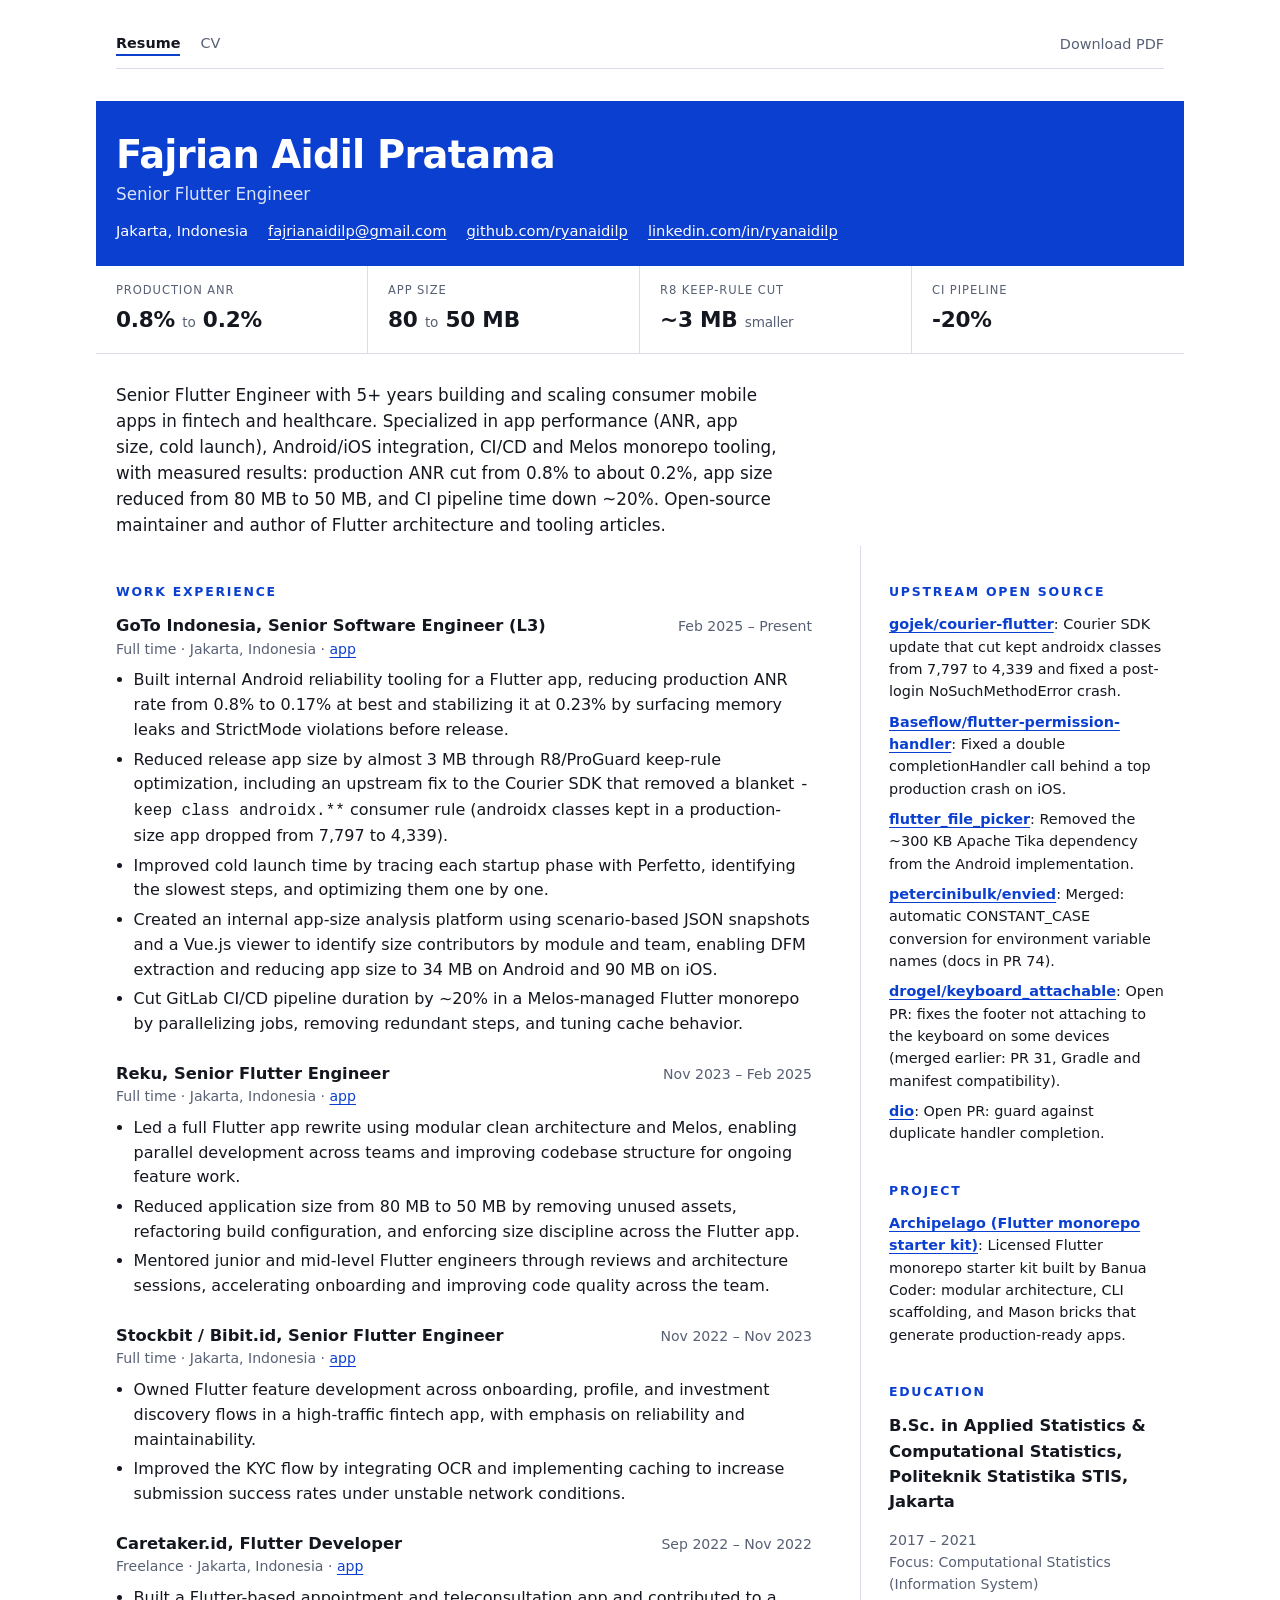
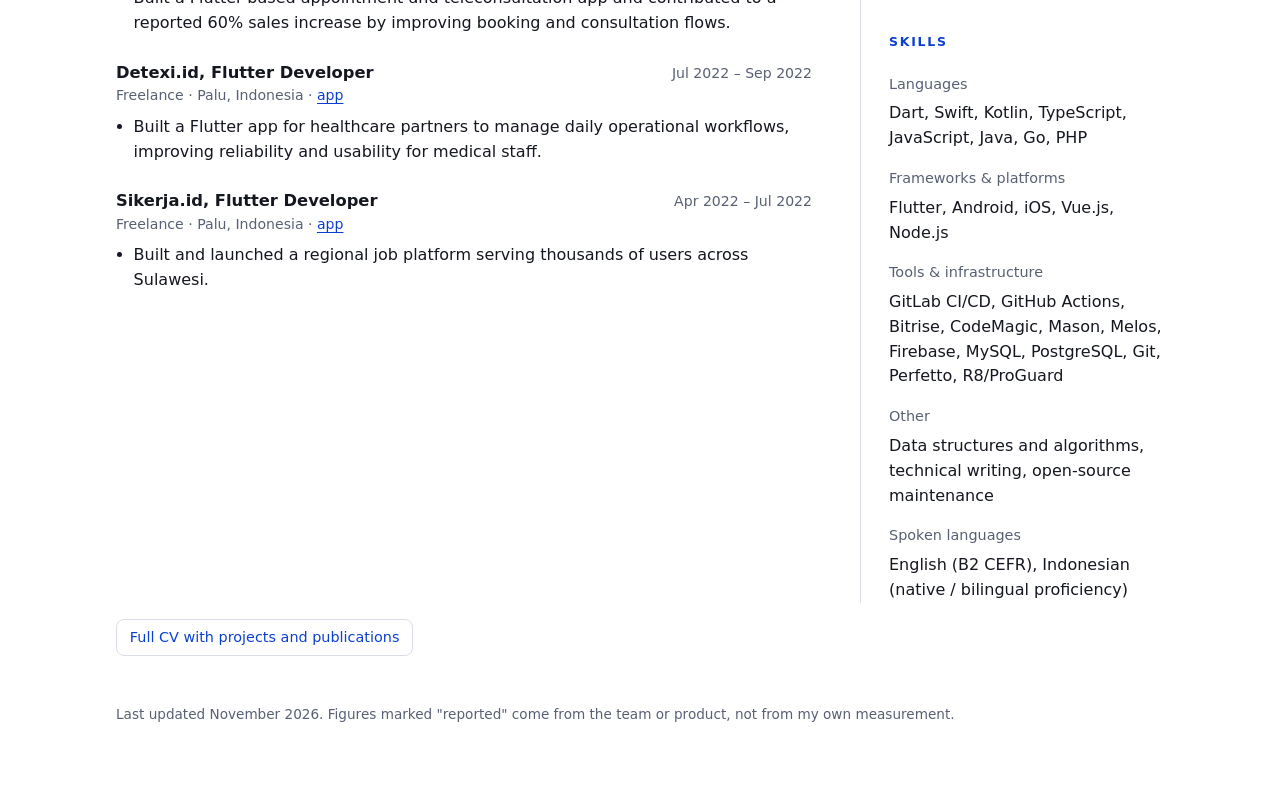
<file: index.html>
<!doctype html><html lang="en"><head><meta charset="utf-8"><meta name="viewport" content="width=device-width,initial-scale=1"><title>Fajrian Aidil Pratama | Resume</title><meta name="description" content="Resume and CV of Fajrian Aidil Pratama, Senior Flutter Engineer: app performance, Android/iOS integration, CI/CD, Melos monorepos, and open-source contributions."><meta name="theme-color" content="#0b3fd0"><link rel="stylesheet" href="style.css"><script type="application/ld+json">{"@context": "https://schema.org", "@type": "Person", "name": "Fajrian Aidil Pratama", "alternateName": "Ryan", "jobTitle": "Senior Flutter Engineer", "email": "mailto:fajrianaidilp@gmail.com", "address": {"@type": "PostalAddress", "addressLocality": "Jakarta", "addressCountry": "ID"}, "sameAs": ["https://github.com/ryanaidilp", "https://www.linkedin.com/in/ryanaidilp/", "https://medium.com/@ryanaidilp"], "alumniOf": "Politeknik Statistika STIS", "knowsAbout": ["Flutter", "Dart", "Android", "iOS", "CI/CD", "Melos", "Mason"]}</script></head><body class="resume"><a class="skip" href="#main">Skip to content</a><div class="wrap"><nav class="top" aria-label="Pages"><div class="grp"><a href="./" aria-current="page">Resume</a><a href="cv.html">CV</a></div><a class="dl" href="Fajrian-Aidil-Pratama-Resume.pdf">Download PDF</a></nav><header><p class="kicker">Resume</p><h1>Fajrian Aidil Pratama</h1><p class="role">Senior Flutter Engineer</p><ul><li>Jakarta, Indonesia</li><li><a href="mailto:fajrianaidilp@gmail.com">fajrianaidilp@gmail.com</a></li><li><a href="https://github.com/ryanaidilp">github.com/ryanaidilp</a></li><li><a href="https://www.linkedin.com/in/ryanaidilp/">linkedin.com/in/ryanaidilp</a></li></ul></header><dl class="stats" aria-label="Selected results"><div><dt>Production ANR</dt><dd>0.8% <i>to</i> 0.2%</dd></div><div><dt>App size</dt><dd>80 <i>to</i> 50 MB</dd></div><div><dt>R8 keep-rule cut</dt><dd>~3 MB <i>smaller</i></dd></div><div><dt>CI pipeline</dt><dd>-20%</dd></div></dl><main id="main"><p class="summary">Senior Flutter Engineer with 5+ years building and scaling consumer mobile apps in fintech and healthcare. Specialized in app performance (ANR, app size, cold launch), Android/iOS integration, CI/CD and Melos monorepo tooling, with measured results: production ANR cut from 0.8% to about 0.2%, app size reduced from 80 MB to 50 MB, and CI pipeline time down ~20%. Open-source maintainer and author of Flutter architecture and tooling articles.</p><div class="cols"><div class="primary"><h2 id="experience">Work experience</h2><section class="job"><div class="head"><h3><span class="co">GoTo Indonesia</span>, Senior Software Engineer (L3)</h3><span class="meta when">Feb 2025 – Present</span></div><div class="meta">Full time · Jakarta, Indonesia · <a href="https://gopay.co.id/">app</a></div><ul><li>Built internal Android reliability tooling for a Flutter app, reducing production ANR rate from 0.8% to 0.17% at best and stabilizing it at 0.23% by surfacing memory leaks and StrictMode violations before release.</li><li>Reduced release app size by almost 3 MB through R8/ProGuard keep-rule optimization, including an upstream fix to the Courier SDK that removed a blanket <code>-keep class androidx.**</code> consumer rule (androidx classes kept in a production-size app dropped from 7,797 to 4,339).</li><li>Improved cold launch time by tracing each startup phase with Perfetto, identifying the slowest steps, and optimizing them one by one.</li><li>Created an internal app-size analysis platform using scenario-based JSON snapshots and a Vue.js viewer to identify size contributors by module and team, enabling DFM extraction and reducing app size to 34 MB on Android and 90 MB on iOS.</li><li>Cut GitLab CI/CD pipeline duration by ~20% in a Melos-managed Flutter monorepo by parallelizing jobs, removing redundant steps, and tuning cache behavior.</li></ul></section><section class="job"><div class="head"><h3><span class="co">Reku</span>, Senior Flutter Engineer</h3><span class="meta when">Nov 2023 – Feb 2025</span></div><div class="meta">Full time · Jakarta, Indonesia · <a href="https://play.google.com/store/apps/details?id=com.rekeningku">app</a></div><ul><li>Led a full Flutter app rewrite using modular clean architecture and Melos, enabling parallel development across teams and improving codebase structure for ongoing feature work.</li><li>Reduced application size from 80 MB to 50 MB by removing unused assets, refactoring build configuration, and enforcing size discipline across the Flutter app.</li><li>Mentored junior and mid-level Flutter engineers through reviews and architecture sessions, accelerating onboarding and improving code quality across the team.</li></ul></section><section class="job"><div class="head"><h3><span class="co">Stockbit / Bibit.id</span>, Senior Flutter Engineer</h3><span class="meta when">Nov 2022 – Nov 2023</span></div><div class="meta">Full time · Jakarta, Indonesia · <a href="https://play.google.com/store/apps/details?id=com.stockbit.android">app</a></div><ul><li>Owned Flutter feature development across onboarding, profile, and investment discovery flows in a high-traffic fintech app, with emphasis on reliability and maintainability.</li><li>Improved the KYC flow by integrating OCR and implementing caching to increase submission success rates under unstable network conditions.</li></ul></section><section class="job"><div class="head"><h3><span class="co">Caretaker.id</span>, Flutter Developer</h3><span class="meta when">Sep 2022 – Nov 2022</span></div><div class="meta">Freelance · Jakarta, Indonesia · <a href="https://play.google.com/store/apps/details?id=id.caretaker.app">app</a></div><ul><li>Built a Flutter-based appointment and teleconsultation app and contributed to a reported 60% sales increase by improving booking and consultation flows.</li></ul></section><section class="job"><div class="head"><h3><span class="co">Detexi.id</span>, Flutter Developer</h3><span class="meta when">Jul 2022 – Sep 2022</span></div><div class="meta">Freelance · Palu, Indonesia · <a href="https://play.google.com/store/apps/details?id=com.detexi.doctor">app</a></div><ul><li>Built a Flutter app for healthcare partners to manage daily operational workflows, improving reliability and usability for medical staff.</li></ul></section><section class="job"><div class="head"><h3><span class="co">Sikerja.id</span>, Flutter Developer</h3><span class="meta when">Apr 2022 – Jul 2022</span></div><div class="meta">Freelance · Palu, Indonesia · <a href="https://play.google.com/store/apps/details?id=id.sikerja.app">app</a></div><ul><li>Built and launched a regional job platform serving thousands of users across Sulawesi.</li></ul></section></div><aside class="side"><h2 id="oss">Upstream open source</h2><ul class="proj"><li><strong><a href="https://github.com/gojek/courier-flutter/pull/31">gojek/courier-flutter</a></strong>: Courier SDK update that cut kept androidx classes from 7,797 to 4,339 and fixed a post-login NoSuchMethodError crash.</li><li><strong><a href="https://github.com/Baseflow/flutter-permission-handler/pull/1566">Baseflow/flutter-permission-handler</a></strong>: Fixed a double completionHandler call behind a top production crash on iOS.</li><li><strong><a href="https://github.com/vicajilau/flutter_file_picker/pull/2105">flutter_file_picker</a></strong>: Removed the ~300 KB Apache Tika dependency from the Android implementation.</li><li><strong><a href="https://github.com/petercinibulk/envied/pull/42">petercinibulk/envied</a></strong>: Merged: automatic CONSTANT_CASE conversion for environment variable names (docs in PR 74).</li><li><strong><a href="https://github.com/drogel/keyboard_attachable/pull/35">drogel/keyboard_attachable</a></strong>: Open PR: fixes the footer not attaching to the keyboard on some devices (merged earlier: PR 31, Gradle and manifest compatibility).</li><li><strong><a href="https://github.com/cfug/dio/pull/2611">dio</a></strong>: Open PR: guard against duplicate handler completion.</li></ul><h2 id="projects">Project</h2><ul class="proj"><li><a href="https://archipelago.banuacoder.com/"><strong>Archipelago (Flutter monorepo starter kit)</strong></a>: Licensed Flutter monorepo starter kit built by Banua Coder: modular architecture, CLI scaffolding, and Mason bricks that generate production-ready apps.</li></ul><h2 id="education">Education</h2><div class="job"><div class="head"><h3><span class="co">B.Sc. in Applied Statistics &amp; Computational Statistics</span>, Politeknik Statistika STIS, Jakarta</h3><span class="meta when">2017 – 2021</span></div><div class="meta">Focus: Computational Statistics (Information System)</div></div><h2 id="skills">Skills</h2><dl class="skills"><dt>Languages</dt><dd>Dart, Swift, Kotlin, TypeScript, JavaScript, Java, Go, PHP</dd><dt>Frameworks &amp; platforms</dt><dd>Flutter, Android, iOS, Vue.js, Node.js</dd><dt>Tools &amp; infrastructure</dt><dd>GitLab CI/CD, GitHub Actions, Bitrise, CodeMagic, Mason, Melos, Firebase, MySQL, PostgreSQL, Git, Perfetto, R8/ProGuard</dd><dt>Other</dt><dd>Data structures and algorithms, technical writing, open-source maintenance</dd><dt>Spoken languages</dt><dd>English (B2 CEFR), Indonesian (native / bilingual proficiency)</dd></dl></aside></div><div class="actions"><a class="btn" href="cv.html">Full CV with projects and publications</a></div></main><p class="foot">Last updated November 2026. Figures marked "reported" come from the team or product, not from my own measurement.</p></div></body></html>
</file>
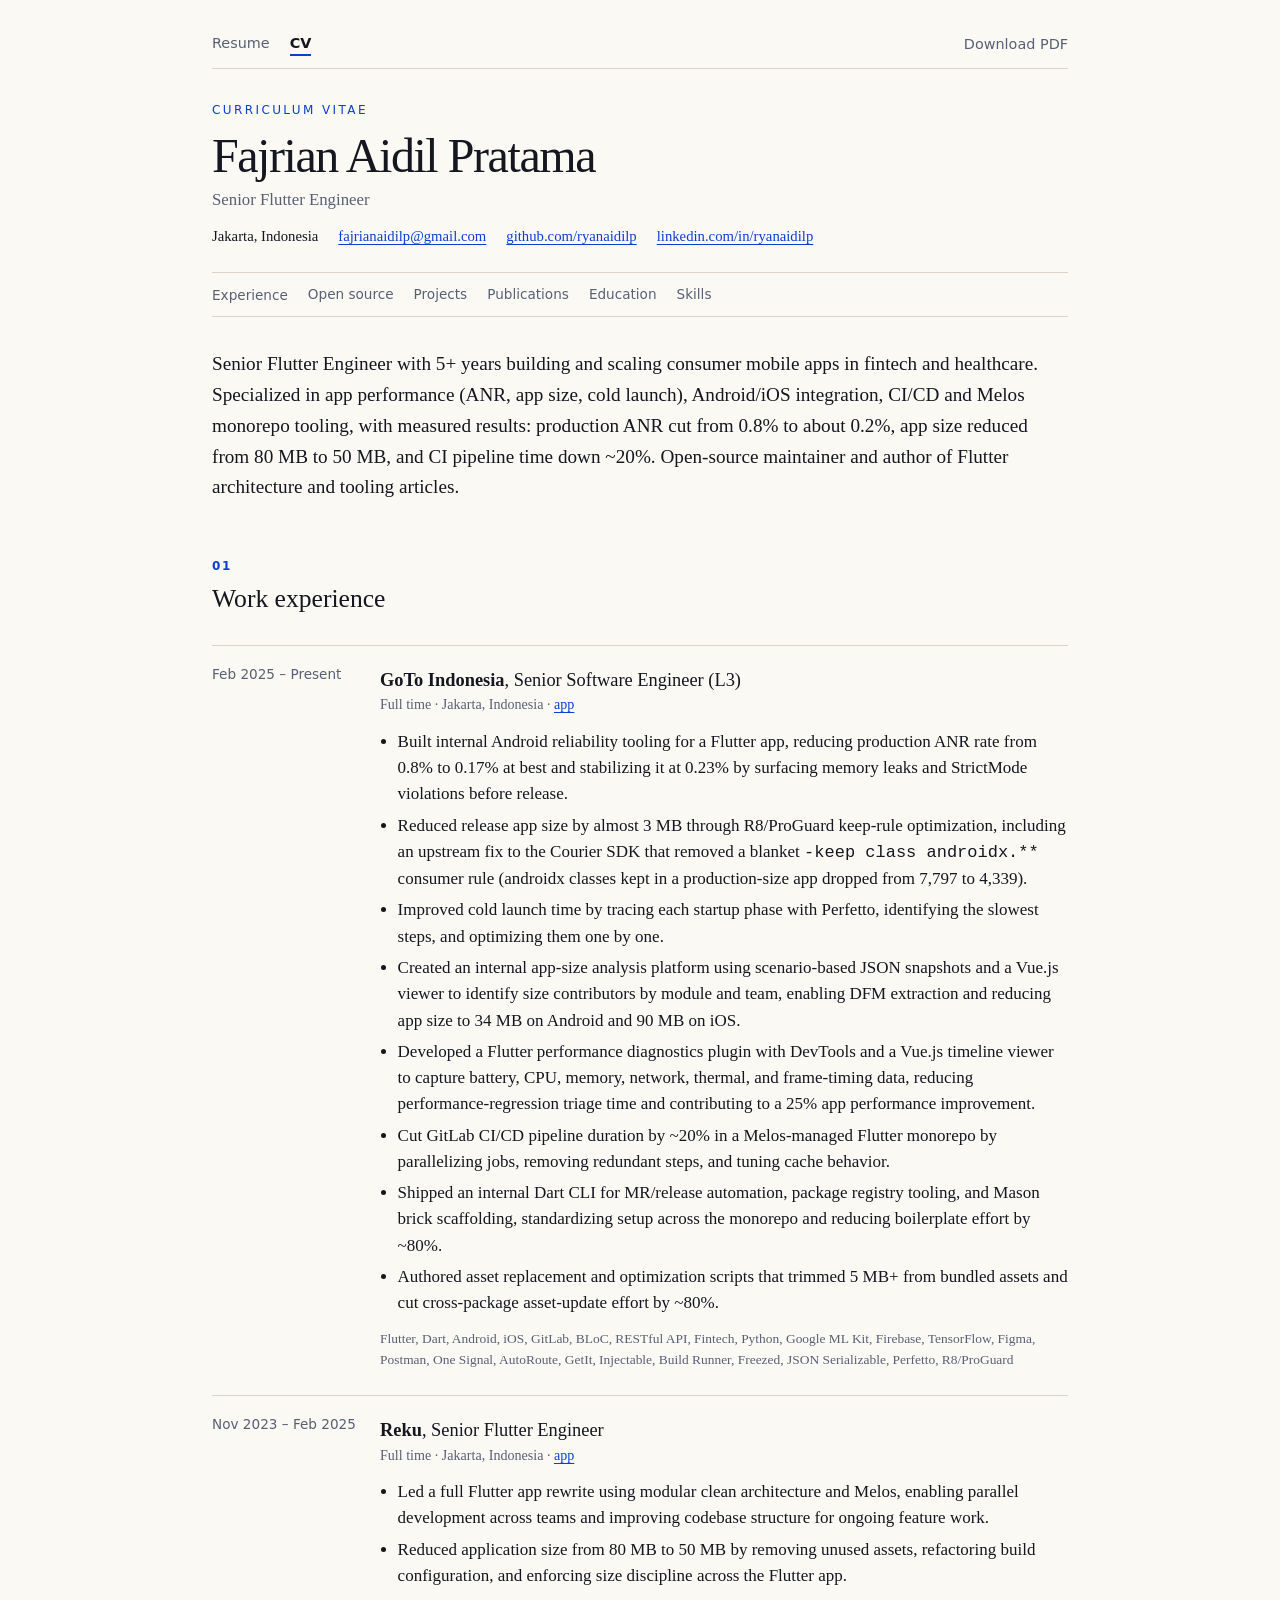
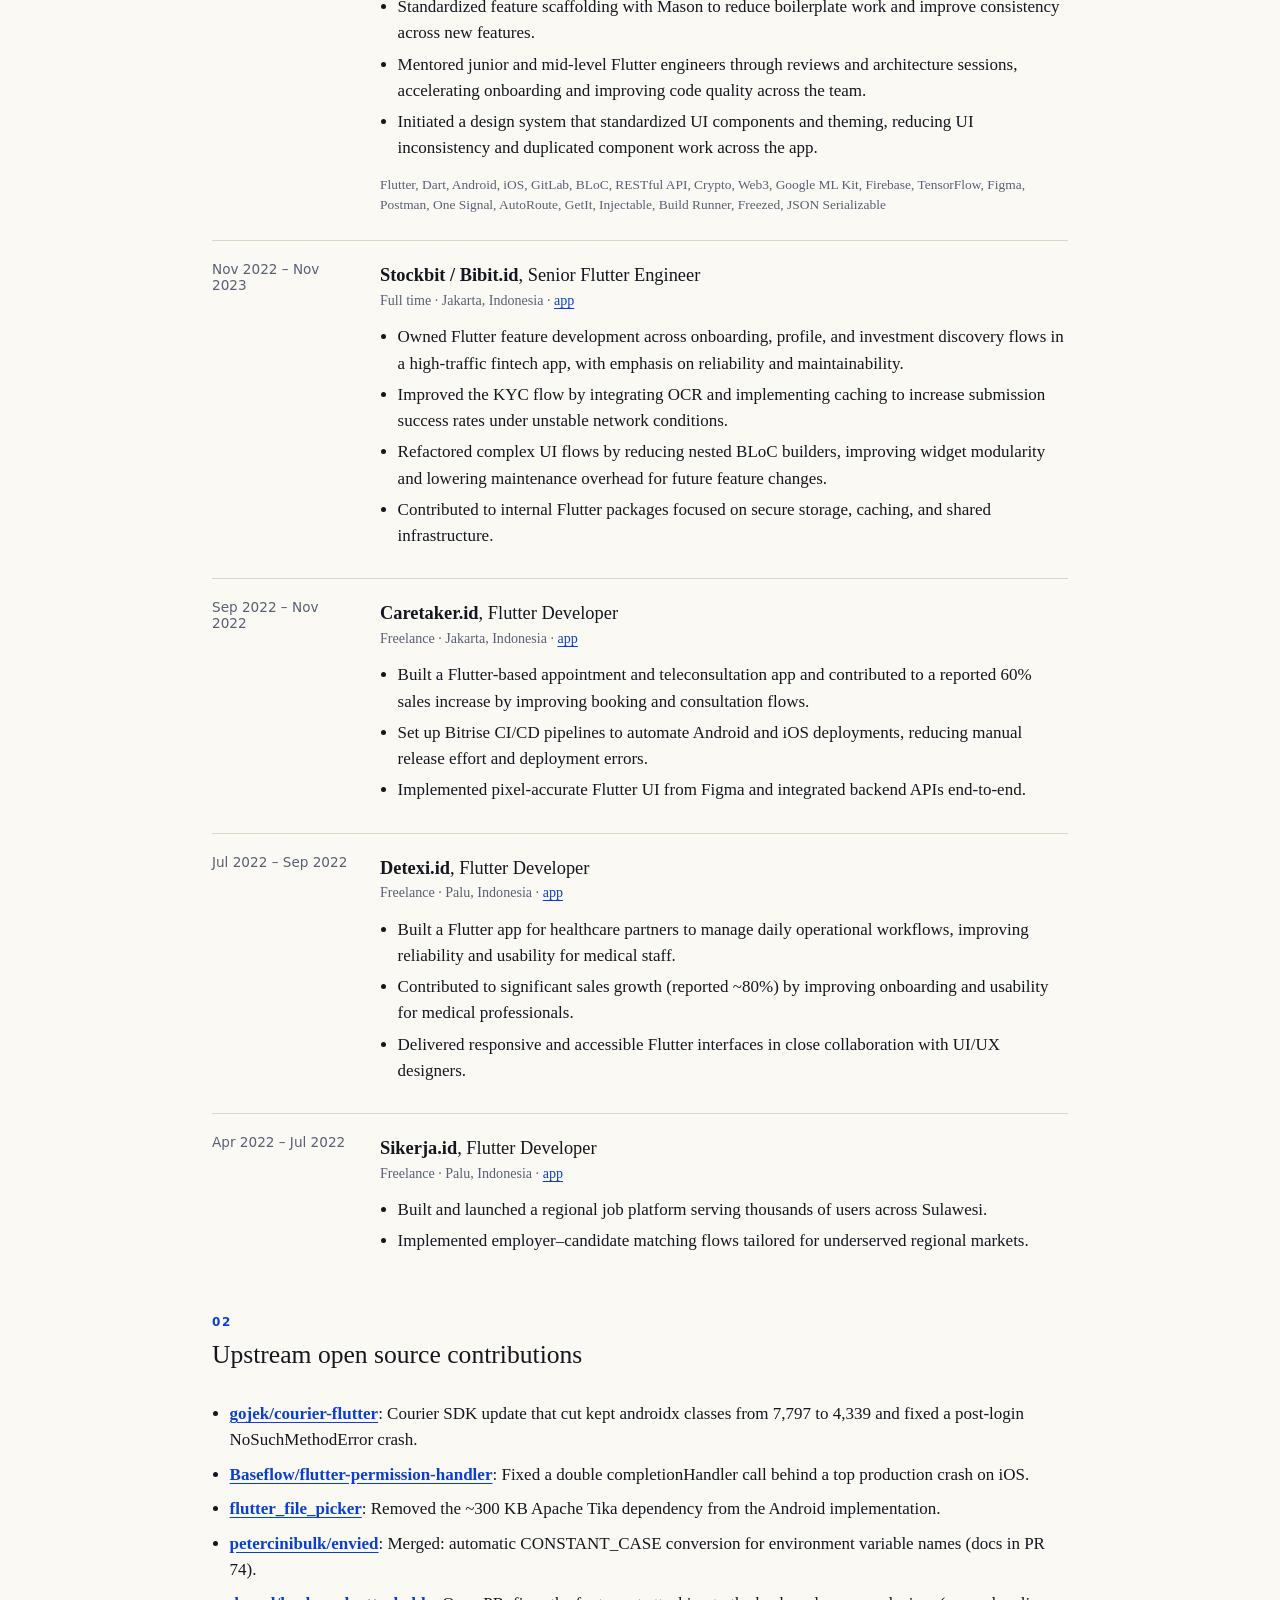
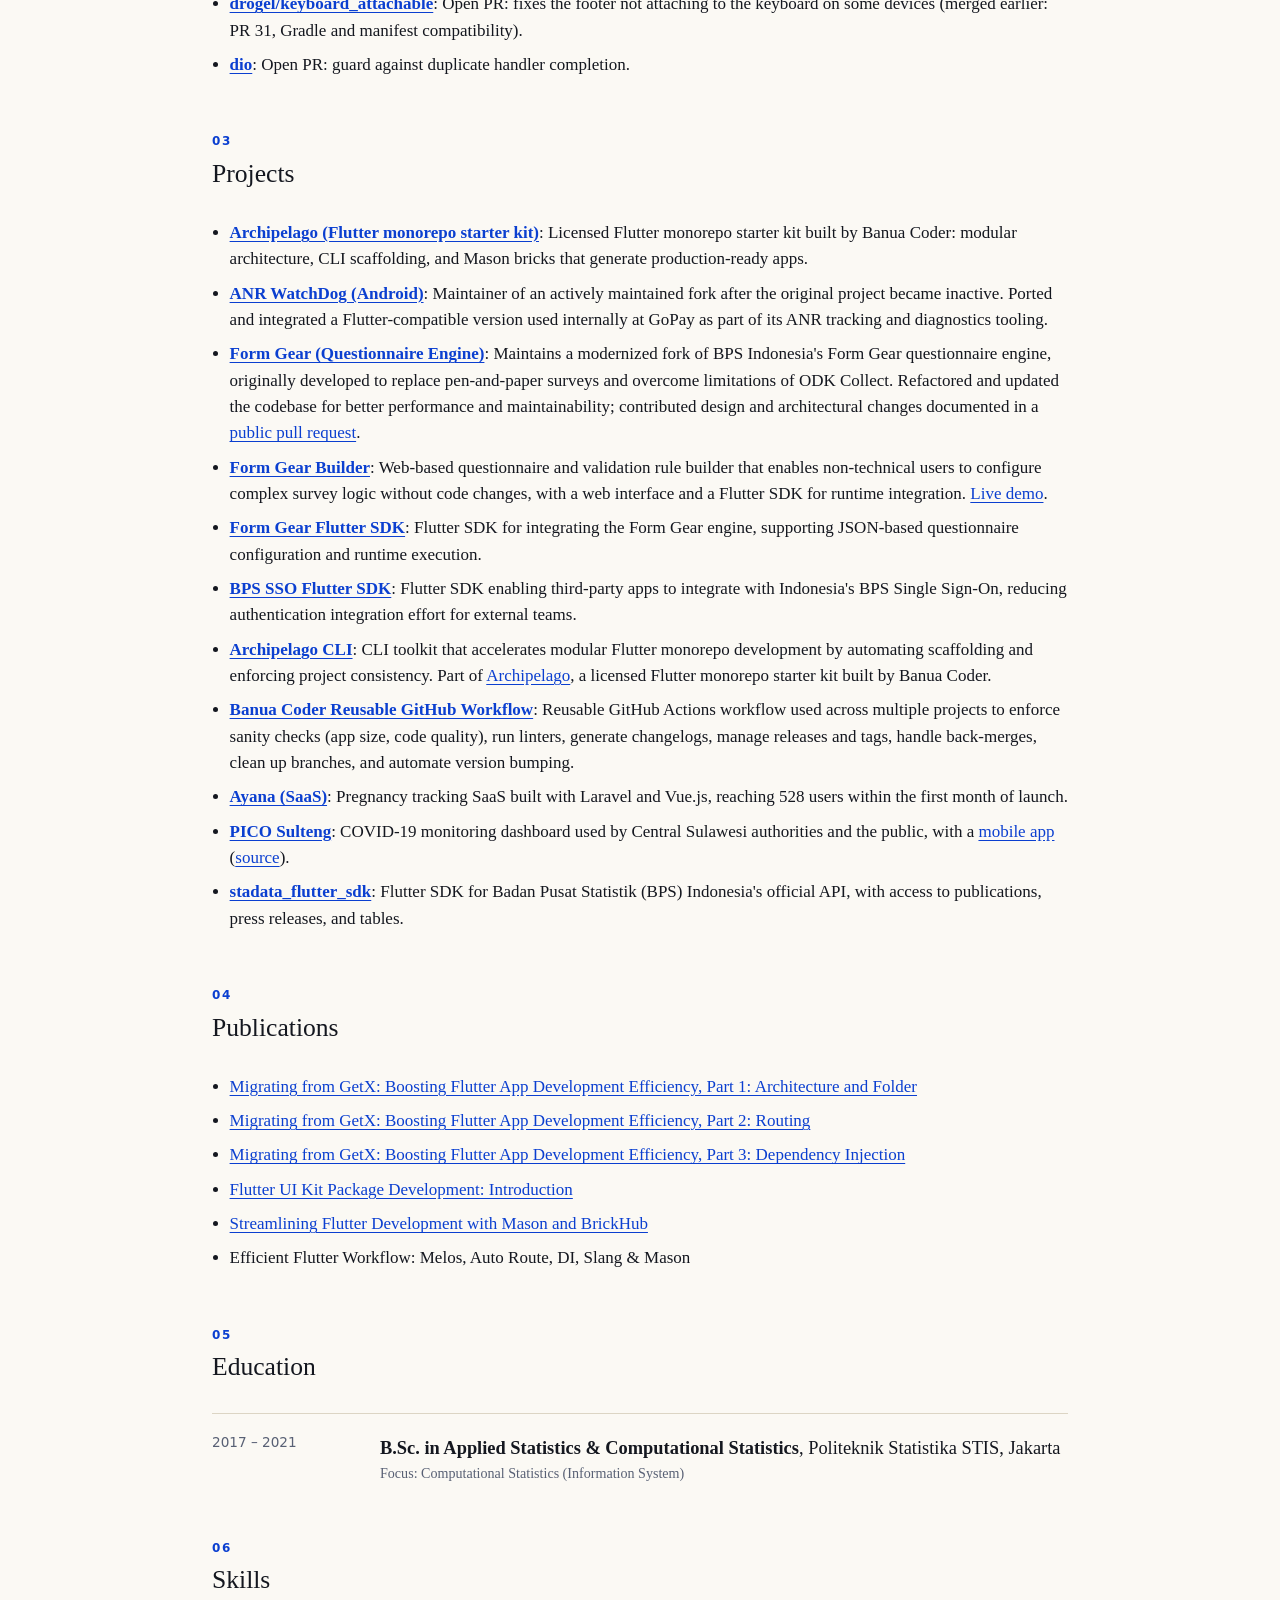
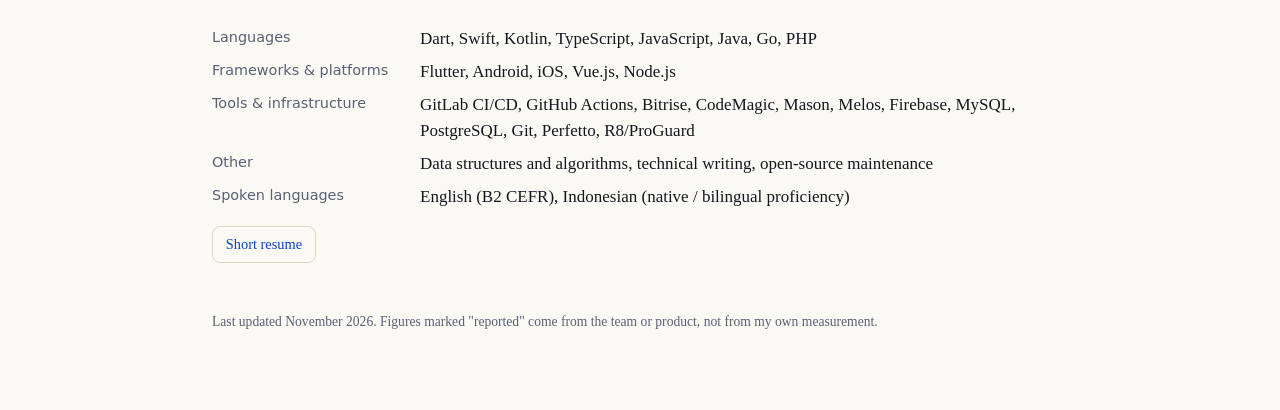
<file: cv.html>
<!doctype html><html lang="en"><head><meta charset="utf-8"><meta name="viewport" content="width=device-width,initial-scale=1"><title>Fajrian Aidil Pratama | Curriculum Vitae</title><meta name="description" content="Resume and CV of Fajrian Aidil Pratama, Senior Flutter Engineer: app performance, Android/iOS integration, CI/CD, Melos monorepos, and open-source contributions."><meta name="theme-color" content="#0b3fd0"><link rel="stylesheet" href="style.css"><script type="application/ld+json">{"@context": "https://schema.org", "@type": "Person", "name": "Fajrian Aidil Pratama", "alternateName": "Ryan", "jobTitle": "Senior Flutter Engineer", "email": "mailto:fajrianaidilp@gmail.com", "address": {"@type": "PostalAddress", "addressLocality": "Jakarta", "addressCountry": "ID"}, "sameAs": ["https://github.com/ryanaidilp", "https://www.linkedin.com/in/ryanaidilp/", "https://medium.com/@ryanaidilp"], "alumniOf": "Politeknik Statistika STIS", "knowsAbout": ["Flutter", "Dart", "Android", "iOS", "CI/CD", "Melos", "Mason"]}</script></head><body class="cv"><a class="skip" href="#main">Skip to content</a><div class="wrap"><nav class="top" aria-label="Pages"><div class="grp"><a href="./">Resume</a><a href="cv.html" aria-current="page">CV</a></div><a class="dl" href="Fajrian-Aidil-Pratama-CV.pdf">Download PDF</a></nav><header><p class="kicker">Curriculum vitae</p><h1>Fajrian Aidil Pratama</h1><p class="role">Senior Flutter Engineer</p><ul><li>Jakarta, Indonesia</li><li><a href="mailto:fajrianaidilp@gmail.com">fajrianaidilp@gmail.com</a></li><li><a href="https://github.com/ryanaidilp">github.com/ryanaidilp</a></li><li><a href="https://www.linkedin.com/in/ryanaidilp/">linkedin.com/in/ryanaidilp</a></li></ul></header><nav class="toc" aria-label="On this page"><a href="#experience">Experience</a><a href="#oss">Open source</a><a href="#projects">Projects</a><a href="#writing">Publications</a><a href="#education">Education</a><a href="#skills">Skills</a></nav><main id="main"><p class="summary">Senior Flutter Engineer with 5+ years building and scaling consumer mobile apps in fintech and healthcare. Specialized in app performance (ANR, app size, cold launch), Android/iOS integration, CI/CD and Melos monorepo tooling, with measured results: production ANR cut from 0.8% to about 0.2%, app size reduced from 80 MB to 50 MB, and CI pipeline time down ~20%. Open-source maintainer and author of Flutter architecture and tooling articles.</p><div class="cols"><div class="primary"><h2 id="experience">Work experience</h2><section class="job"><div class="head"><h3><span class="co">GoTo Indonesia</span>, Senior Software Engineer (L3)</h3><span class="meta when">Feb 2025 – Present</span></div><div class="meta">Full time · Jakarta, Indonesia · <a href="https://gopay.co.id/">app</a></div><ul><li>Built internal Android reliability tooling for a Flutter app, reducing production ANR rate from 0.8% to 0.17% at best and stabilizing it at 0.23% by surfacing memory leaks and StrictMode violations before release.</li><li>Reduced release app size by almost 3 MB through R8/ProGuard keep-rule optimization, including an upstream fix to the Courier SDK that removed a blanket <code>-keep class androidx.**</code> consumer rule (androidx classes kept in a production-size app dropped from 7,797 to 4,339).</li><li>Improved cold launch time by tracing each startup phase with Perfetto, identifying the slowest steps, and optimizing them one by one.</li><li>Created an internal app-size analysis platform using scenario-based JSON snapshots and a Vue.js viewer to identify size contributors by module and team, enabling DFM extraction and reducing app size to 34 MB on Android and 90 MB on iOS.</li><li>Developed a Flutter performance diagnostics plugin with DevTools and a Vue.js timeline viewer to capture battery, CPU, memory, network, thermal, and frame-timing data, reducing performance-regression triage time and contributing to a 25% app performance improvement.</li><li>Cut GitLab CI/CD pipeline duration by ~20% in a Melos-managed Flutter monorepo by parallelizing jobs, removing redundant steps, and tuning cache behavior.</li><li>Shipped an internal Dart CLI for MR/release automation, package registry tooling, and Mason brick scaffolding, standardizing setup across the monorepo and reducing boilerplate effort by ~80%.</li><li>Authored asset replacement and optimization scripts that trimmed 5 MB+ from bundled assets and cut cross-package asset-update effort by ~80%.</li></ul><p class="tech">Flutter, Dart, Android, iOS, GitLab, BLoC, RESTful API, Fintech, Python, Google ML Kit, Firebase, TensorFlow, Figma, Postman, One Signal, AutoRoute, GetIt, Injectable, Build Runner, Freezed, JSON Serializable, Perfetto, R8/ProGuard</p></section><section class="job"><div class="head"><h3><span class="co">Reku</span>, Senior Flutter Engineer</h3><span class="meta when">Nov 2023 – Feb 2025</span></div><div class="meta">Full time · Jakarta, Indonesia · <a href="https://play.google.com/store/apps/details?id=com.rekeningku">app</a></div><ul><li>Led a full Flutter app rewrite using modular clean architecture and Melos, enabling parallel development across teams and improving codebase structure for ongoing feature work.</li><li>Reduced application size from 80 MB to 50 MB by removing unused assets, refactoring build configuration, and enforcing size discipline across the Flutter app.</li><li>Standardized feature scaffolding with Mason to reduce boilerplate work and improve consistency across new features.</li><li>Mentored junior and mid-level Flutter engineers through reviews and architecture sessions, accelerating onboarding and improving code quality across the team.</li><li>Initiated a design system that standardized UI components and theming, reducing UI inconsistency and duplicated component work across the app.</li></ul><p class="tech">Flutter, Dart, Android, iOS, GitLab, BLoC, RESTful API, Crypto, Web3, Google ML Kit, Firebase, TensorFlow, Figma, Postman, One Signal, AutoRoute, GetIt, Injectable, Build Runner, Freezed, JSON Serializable</p></section><section class="job"><div class="head"><h3><span class="co">Stockbit / Bibit.id</span>, Senior Flutter Engineer</h3><span class="meta when">Nov 2022 – Nov 2023</span></div><div class="meta">Full time · Jakarta, Indonesia · <a href="https://play.google.com/store/apps/details?id=com.stockbit.android">app</a></div><ul><li>Owned Flutter feature development across onboarding, profile, and investment discovery flows in a high-traffic fintech app, with emphasis on reliability and maintainability.</li><li>Improved the KYC flow by integrating OCR and implementing caching to increase submission success rates under unstable network conditions.</li><li>Refactored complex UI flows by reducing nested BLoC builders, improving widget modularity and lowering maintenance overhead for future feature changes.</li><li>Contributed to internal Flutter packages focused on secure storage, caching, and shared infrastructure.</li></ul></section><section class="job"><div class="head"><h3><span class="co">Caretaker.id</span>, Flutter Developer</h3><span class="meta when">Sep 2022 – Nov 2022</span></div><div class="meta">Freelance · Jakarta, Indonesia · <a href="https://play.google.com/store/apps/details?id=id.caretaker.app">app</a></div><ul><li>Built a Flutter-based appointment and teleconsultation app and contributed to a reported 60% sales increase by improving booking and consultation flows.</li><li>Set up Bitrise CI/CD pipelines to automate Android and iOS deployments, reducing manual release effort and deployment errors.</li><li>Implemented pixel-accurate Flutter UI from Figma and integrated backend APIs end-to-end.</li></ul></section><section class="job"><div class="head"><h3><span class="co">Detexi.id</span>, Flutter Developer</h3><span class="meta when">Jul 2022 – Sep 2022</span></div><div class="meta">Freelance · Palu, Indonesia · <a href="https://play.google.com/store/apps/details?id=com.detexi.doctor">app</a></div><ul><li>Built a Flutter app for healthcare partners to manage daily operational workflows, improving reliability and usability for medical staff.</li><li>Contributed to significant sales growth (reported ~80%) by improving onboarding and usability for medical professionals.</li><li>Delivered responsive and accessible Flutter interfaces in close collaboration with UI/UX designers.</li></ul></section><section class="job"><div class="head"><h3><span class="co">Sikerja.id</span>, Flutter Developer</h3><span class="meta when">Apr 2022 – Jul 2022</span></div><div class="meta">Freelance · Palu, Indonesia · <a href="https://play.google.com/store/apps/details?id=id.sikerja.app">app</a></div><ul><li>Built and launched a regional job platform serving thousands of users across Sulawesi.</li><li>Implemented employer–candidate matching flows tailored for underserved regional markets.</li></ul></section><h2 id="oss">Upstream open source contributions</h2><ul class="proj"><li><strong><a href="https://github.com/gojek/courier-flutter/pull/31">gojek/courier-flutter</a></strong>: Courier SDK update that cut kept androidx classes from 7,797 to 4,339 and fixed a post-login NoSuchMethodError crash.</li><li><strong><a href="https://github.com/Baseflow/flutter-permission-handler/pull/1566">Baseflow/flutter-permission-handler</a></strong>: Fixed a double completionHandler call behind a top production crash on iOS.</li><li><strong><a href="https://github.com/vicajilau/flutter_file_picker/pull/2105">flutter_file_picker</a></strong>: Removed the ~300 KB Apache Tika dependency from the Android implementation.</li><li><strong><a href="https://github.com/petercinibulk/envied/pull/42">petercinibulk/envied</a></strong>: Merged: automatic CONSTANT_CASE conversion for environment variable names (docs in PR 74).</li><li><strong><a href="https://github.com/drogel/keyboard_attachable/pull/35">drogel/keyboard_attachable</a></strong>: Open PR: fixes the footer not attaching to the keyboard on some devices (merged earlier: PR 31, Gradle and manifest compatibility).</li><li><strong><a href="https://github.com/cfug/dio/pull/2611">dio</a></strong>: Open PR: guard against duplicate handler completion.</li></ul><h2 id="projects">Projects</h2><ul class="proj"><li><a href="https://archipelago.banuacoder.com/"><strong>Archipelago (Flutter monorepo starter kit)</strong></a>: Licensed Flutter monorepo starter kit built by Banua Coder: modular architecture, CLI scaffolding, and Mason bricks that generate production-ready apps.</li><li><a href="https://github.com/ryanaidilp/ANR-WatchDog"><strong>ANR WatchDog (Android)</strong></a>: Maintainer of an actively maintained fork after the original project became inactive. Ported and integrated a Flutter-compatible version used internally at GoPay as part of its ANR tracking and diagnostics tooling.</li><li><a href="https://github.com/ryanaidilp/form-gear"><strong>Form Gear (Questionnaire Engine)</strong></a>: Maintains a modernized fork of BPS Indonesia's Form Gear questionnaire engine, originally developed to replace pen-and-paper surveys and overcome limitations of ODK Collect. Refactored and updated the codebase for better performance and maintainability; contributed design and architectural changes documented in a <a href="https://github.com/ryanaidilp/form-gear/pull/1">public pull request</a>.</li><li><a href="https://github.com/IPDS-59/form-gear-builder"><strong>Form Gear Builder</strong></a>: Web-based questionnaire and validation rule builder that enables non-technical users to configure complex survey logic without code changes, with a web interface and a Flutter SDK for runtime integration. <a href="https://form-gear-builder.netlify.app/">Live demo</a>.</li><li><a href="https://pub.dev/packages/form_gear_engine_sdk"><strong>Form Gear Flutter SDK</strong></a>: Flutter SDK for integrating the Form Gear engine, supporting JSON-based questionnaire configuration and runtime execution.</li><li><a href="https://pub.dev/packages/bps_sso_sdk"><strong>BPS SSO Flutter SDK</strong></a>: Flutter SDK enabling third-party apps to integrate with Indonesia's BPS Single Sign-On, reducing authentication integration effort for external teams.</li><li><a href="https://pub.dev/packages/archipelago_cli"><strong>Archipelago CLI</strong></a>: CLI toolkit that accelerates modular Flutter monorepo development by automating scaffolding and enforcing project consistency. Part of <a href="https://archipelago.banuacoder.com/">Archipelago</a>, a licensed Flutter monorepo starter kit built by Banua Coder.</li><li><a href="https://github.com/banua-coder/banua-coder-workflow"><strong>Banua Coder Reusable GitHub Workflow</strong></a>: Reusable GitHub Actions workflow used across multiple projects to enforce sanity checks (app size, code quality), run linters, generate changelogs, manage releases and tags, handle back-merges, clean up branches, and automate version bumping.</li><li><a href="https://ayana.banuacoder.com"><strong>Ayana (SaaS)</strong></a>: Pregnancy tracking SaaS built with Laravel and Vue.js, reaching 528 users within the first month of launch.</li><li><a href="https://banuacoders.com/corona/"><strong>PICO Sulteng</strong></a>: COVID-19 monitoring dashboard used by Central Sulawesi authorities and the public, with a <a href="https://banuacoders.com/app/pico/">mobile app</a> (<a href="https://github.com/ryanaidilp/PICO_SULTENG_FLUTTER">source</a>).</li><li><a href="https://pub.dev/packages/stadata_flutter_sdk"><strong>stadata_flutter_sdk</strong></a>: Flutter SDK for Badan Pusat Statistik (BPS) Indonesia's official API, with access to publications, press releases, and tables.</li></ul><h2 id="writing">Publications</h2><ul class="pubs"><li><a href="https://medium.com/@ryanaidilp/migrating-from-getx-boosting-flutter-app-development-efficiency-part-1-1a33fd44a3a9">Migrating from GetX: Boosting Flutter App Development Efficiency, Part 1: Architecture and Folder</a></li><li><a href="https://medium.com/@ryanaidilp/migrating-from-getx-boosting-flutter-app-development-efficiency-part-2-routing-c146a09bc5fa">Migrating from GetX: Boosting Flutter App Development Efficiency, Part 2: Routing</a></li><li><a href="https://medium.com/@ryanaidilp/migrating-from-getx-boosting-flutter-app-development-efficiency-part-3-dependency-injection-50693e8fed2e">Migrating from GetX: Boosting Flutter App Development Efficiency, Part 3: Dependency Injection</a></li><li><a href="https://medium.com/@ryanaidilp/flutter-ui-kit-package-development-introduction-9edbd4413dcb">Flutter UI Kit Package Development: Introduction</a></li><li><a href="https://medium.com/@ryanaidilp/streamlining-flutter-development-with-mason-and-brickhub-21c5020e9761">Streamlining Flutter Development with Mason and BrickHub</a></li><li>Efficient Flutter Workflow: Melos, Auto Route, DI, Slang &amp; Mason</li></ul></div><aside class="side"><h2 id="education">Education</h2><div class="job"><div class="head"><h3><span class="co">B.Sc. in Applied Statistics &amp; Computational Statistics</span>, Politeknik Statistika STIS, Jakarta</h3><span class="meta when">2017 – 2021</span></div><div class="meta">Focus: Computational Statistics (Information System)</div></div><h2 id="skills">Skills</h2><dl class="skills"><dt>Languages</dt><dd>Dart, Swift, Kotlin, TypeScript, JavaScript, Java, Go, PHP</dd><dt>Frameworks &amp; platforms</dt><dd>Flutter, Android, iOS, Vue.js, Node.js</dd><dt>Tools &amp; infrastructure</dt><dd>GitLab CI/CD, GitHub Actions, Bitrise, CodeMagic, Mason, Melos, Firebase, MySQL, PostgreSQL, Git, Perfetto, R8/ProGuard</dd><dt>Other</dt><dd>Data structures and algorithms, technical writing, open-source maintenance</dd><dt>Spoken languages</dt><dd>English (B2 CEFR), Indonesian (native / bilingual proficiency)</dd></dl></aside></div><div class="actions"><a class="btn" href="./">Short resume</a></div></main><p class="foot">Last updated November 2026. Figures marked "reported" come from the team or product, not from my own measurement.</p></div></body></html>
</file>
<file: style.css>
:root{--bg:#fff;--fg:#14171f;--mute:#586074;--rule:#d9dde8;--accent:#0b3fd0;--chip:#eef1fa;--max:46rem}
@media (prefers-color-scheme:dark){:root{--bg:#0d1017;--fg:#e8ebf3;--mute:#9aa3b8;--rule:#262c3b;--accent:#7ea2ff;--chip:#171c28}}
*{box-sizing:border-box}html{-webkit-text-size-adjust:100%}
body{margin:0;background:var(--bg);color:var(--fg);font:16px/1.55 system-ui,-apple-system,"Segoe UI",Roboto,Helvetica,Arial,sans-serif}
a{color:var(--accent);text-underline-offset:3px}a:hover{text-decoration-thickness:2px}
a:focus-visible{outline:2px solid var(--accent);outline-offset:2px}
.skip{position:absolute;left:-999px}.skip:focus{left:1rem;top:1rem;background:var(--bg);padding:.5rem}
.wrap{max-width:var(--max);margin:0 auto;padding:2rem 1.25rem 4rem}
nav.top{display:flex;gap:1.25rem;justify-content:space-between;align-items:center;border-bottom:1px solid var(--rule);padding-bottom:.75rem;margin-bottom:2rem;font-size:.9rem}
nav.top a{text-decoration:none;color:var(--mute)}nav.top a[aria-current=page]{color:var(--fg);font-weight:600;border-bottom:2px solid var(--accent)}
nav.top .grp{display:flex;gap:1.25rem}
header h1{font-size:2rem;line-height:1.15;margin:0;letter-spacing:-.02em}
header .role{color:var(--mute);margin:.25rem 0 .75rem;font-size:1.05rem}
header ul{list-style:none;padding:0;margin:0;display:flex;flex-wrap:wrap;gap:.25rem 1.25rem;font-size:.92rem}
h2{font-size:.78rem;letter-spacing:.14em;text-transform:uppercase;color:var(--mute);margin:2.25rem 0 .75rem;padding-bottom:.4rem;border-bottom:1px solid var(--rule)}
.summary{margin:1.5rem 0 0}
.job{margin:0 0 1.5rem;break-inside:avoid}
.job .head{display:flex;justify-content:space-between;gap:1rem;flex-wrap:wrap;align-items:baseline}
.job h3{margin:0;font-size:1.02rem}.job .co{font-weight:600}
.job .meta{color:var(--mute);font-size:.88rem}
.job ul{margin:.5rem 0 0;padding-left:1.1rem}.job li{margin:.3rem 0}
.tech{color:var(--mute);font-size:.84rem;margin:.5rem 0 0}
.chips{display:flex;flex-wrap:wrap;gap:.4rem;list-style:none;padding:0;margin:0}
.chips li{background:var(--chip);border-radius:6px;padding:.15rem .55rem;font-size:.85rem}
dl.skills{display:grid;grid-template-columns:10rem 1fr;gap:.4rem 1rem;margin:0}dl.skills dt{color:var(--mute);font-size:.9rem}dl.skills dd{margin:0}
.proj,.pubs{padding-left:1.1rem;margin:0}.proj li,.pubs li{margin:.5rem 0}
.foot{margin-top:3rem;color:var(--mute);font-size:.85rem}
.actions{display:flex;gap:.75rem;flex-wrap:wrap;margin-top:1rem}.btn{display:inline-block;border:1px solid var(--rule);border-radius:8px;padding:.4rem .8rem;text-decoration:none;font-size:.9rem}
@media (max-width:560px){dl.skills{grid-template-columns:1fr}dl.skills dt{margin-top:.5rem}}

/* ---- Resume: dense two-column one-pager ---- */
body.resume{--max:68rem}
body.resume header{background:var(--accent);color:#fff;margin:0 -1.25rem;padding:2rem 1.25rem 1.5rem}
body.resume header a{color:#fff}
body.resume .kicker{display:none}
body.resume header h1{font-size:2.4rem}
body.resume header .role{color:rgba(255,255,255,.85)}
.stats{display:grid;grid-template-columns:repeat(4,1fr);margin:0 -1.25rem;border-bottom:1px solid var(--rule)}
.stats div{padding:1rem 1.25rem;border-right:1px solid var(--rule)}.stats div:last-child{border-right:0}
.stats dt{font-size:.72rem;text-transform:uppercase;letter-spacing:.08em;color:var(--mute)}
.stats dd{margin:.2rem 0 0;font-size:1.35rem;font-weight:700;letter-spacing:-.01em}.stats dd i{font-style:normal;font-weight:400;color:var(--mute);font-size:.85rem}
body.resume .summary{margin:1.75rem 0 0;font-size:1.05rem;max-width:62ch}
.cols{display:block}
body.resume .cols{display:grid;grid-template-columns:minmax(0,1fr) 19rem;gap:0 3rem;margin-top:.5rem}
body.resume .side{border-left:1px solid var(--rule);padding-left:1.75rem}
body.resume .side .proj{padding-left:0;list-style:none;font-size:.9rem}
body.resume .side dl.skills{grid-template-columns:1fr}body.resume .side dl.skills dt{margin-top:.6rem}
body.resume h2{color:var(--accent);border-bottom:0;padding-bottom:0}
/* ---- CV: editorial long-form with a date rail ---- */
body.cv{--max:56rem;--bg:#fbf9f4;--rule:#dcd5c4;--chip:#f1ece0}
@media (prefers-color-scheme:dark){body.cv{--bg:#14120e;--rule:#383327;--chip:#1e1b14}}
body.cv{font-family:Georgia,"Times New Roman",serif;font-size:17px}
body.cv nav.top,body.cv .toc,body.cv .kicker,body.cv dl.skills dt{font-family:system-ui,-apple-system,"Segoe UI",Arial,sans-serif}
body.cv header{margin-bottom:1rem}
body.cv .kicker{margin:0 0 .5rem;font-size:.75rem;letter-spacing:.2em;text-transform:uppercase;color:var(--accent)}
body.cv header h1{font-size:3rem;font-weight:400;letter-spacing:-.03em}
body.cv .toc{display:flex;flex-wrap:wrap;gap:.25rem 1.25rem;position:sticky;top:0;background:var(--bg);padding:.7rem 0;border-block:1px solid var(--rule);font-size:.85rem;z-index:2;margin-top:1.5rem}
body.cv .toc a{color:var(--mute);text-decoration:none}body.cv .toc a:hover{color:var(--accent)}
body.cv .summary{font-size:1.2rem;line-height:1.6;margin:2rem 0 0}
body.cv .cols{counter-reset:sec}
body.cv h2{counter-increment:sec;font-family:Georgia,serif;font-size:1.6rem;font-weight:400;text-transform:none;letter-spacing:0;color:var(--fg);border-bottom:0;margin:3.5rem 0 1.25rem;scroll-margin-top:3.5rem}
body.cv h2:before{content:counter(sec,decimal-leading-zero);display:block;font:600 .75rem system-ui,sans-serif;letter-spacing:.14em;color:var(--accent);margin-bottom:.35rem}
body.cv .job{display:grid;grid-template-columns:9rem minmax(0,1fr);gap:0 1.5rem;border-top:1px solid var(--rule);padding-top:1.25rem}
body.cv .job .head{display:contents}
body.cv .job .when{grid-column:1;grid-row:1 / span 3;font:.85rem system-ui,sans-serif}
body.cv .job h3,body.cv .job .meta:not(.when),body.cv .job ul,body.cv .job .tech{grid-column:2}
body.cv .job h3{font-size:1.15rem;font-weight:400}body.cv .job .co{font-weight:700}
body.cv .side dl.skills{grid-template-columns:12rem 1fr}
@media (max-width:900px){body.resume .cols{display:block}body.resume .side{border:0;padding:0}.stats{grid-template-columns:repeat(2,1fr)}.stats div:nth-child(2){border-right:0}}
@media (max-width:640px){body.cv header h1{font-size:2.2rem}body.cv .job{display:block}body.cv .job .head{display:flex}body.cv .job .when{margin:.2rem 0}body.resume header h1{font-size:1.9rem}}
@media (prefers-reduced-motion:no-preference){a{transition:color .15s}}
@media print{@page{size:A4;margin:14mm}body{font-family:Arial,Helvetica,sans-serif}h2{letter-spacing:0}:root{--bg:#fff;--fg:#000;--mute:#444;--rule:#bbb;--accent:#0b3fd0;--chip:#fff}
body{font-size:10.5pt;line-height:1.4}.wrap{max-width:none;padding:0}nav.top,.actions,.foot,.skip{display:none}
a{color:inherit;text-decoration:none}.proj a[href]:after,.pubs a[href]:after{content:" (" attr(href) ")";font-size:8pt;color:#444}
h2{margin-top:1rem}header h1{font-size:20pt}.job{margin-bottom:.8rem}
body.resume header,body.cv header{background:none;color:#000;margin:0;padding:0}body.resume header a{color:inherit}
body.resume .kicker{display:none}.stats,.toc{display:none}
body.resume .cols,body.cv .job{display:block}body.resume .side{border:0;padding:0}body.cv .job .head{display:flex}
body.cv{font-family:Arial,Helvetica,sans-serif;font-size:10.5pt;--bg:#fff}body.cv h2,body.resume h2{font-family:Arial,Helvetica,sans-serif;font-size:9.5pt;text-transform:uppercase;color:#000;margin:1rem 0 .4rem;border-bottom:1px solid #bbb}
body.cv h2:before{display:none}body.cv header h1{font-size:20pt;font-weight:700}body.cv .summary,body.resume .summary{font-size:10.5pt;margin:.6rem 0 0}body.cv .job{border:0;padding:0}
body.resume dl.skills,body.cv dl.skills{grid-template-columns:9rem 1fr}.cols{display:block}
*{font-family:Arial,Helvetica,sans-serif!important}code,code *{font-family:"Courier New",monospace!important}body,body.cv{font-size:10pt;line-height:1.35}.job{margin-bottom:.6rem}.job li{margin:.2rem 0}body.resume h2,body.cv h2{margin:.8rem 0 .3rem}.wrap{padding:0}
}
</file>
